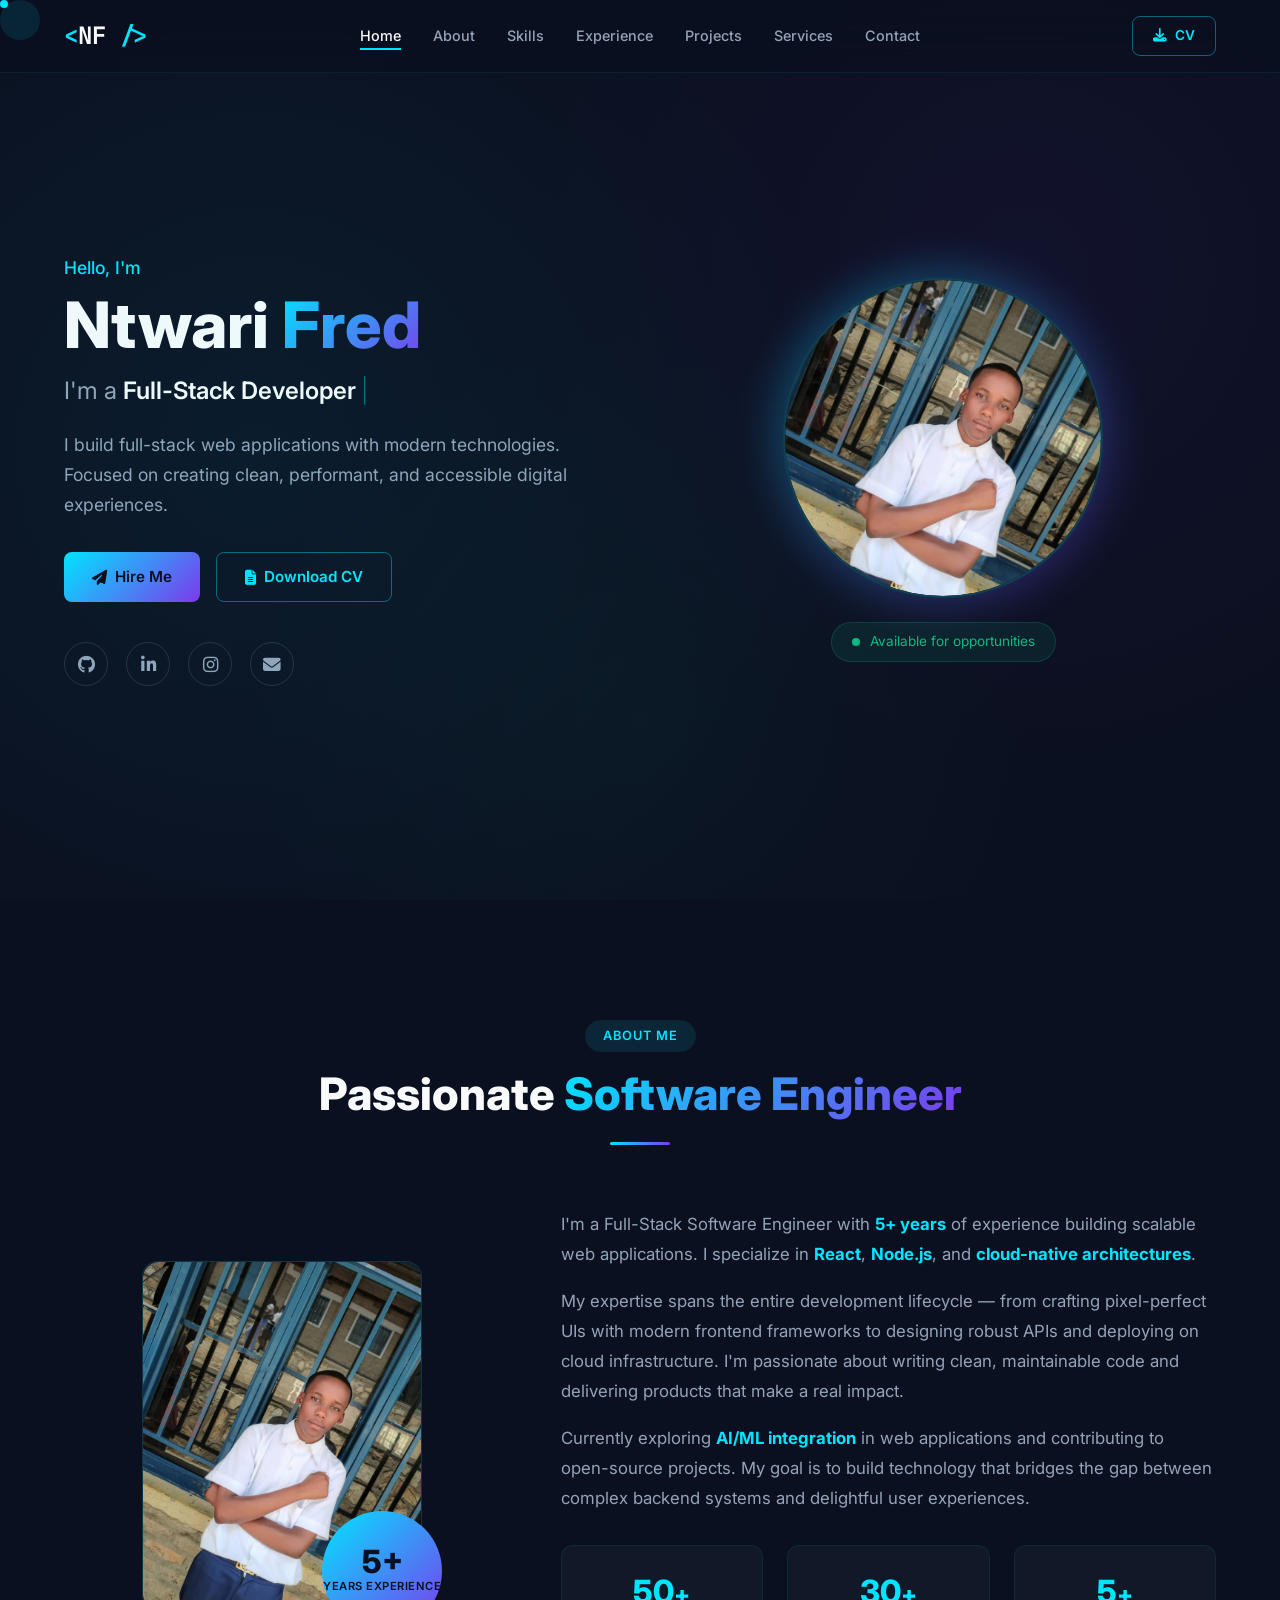
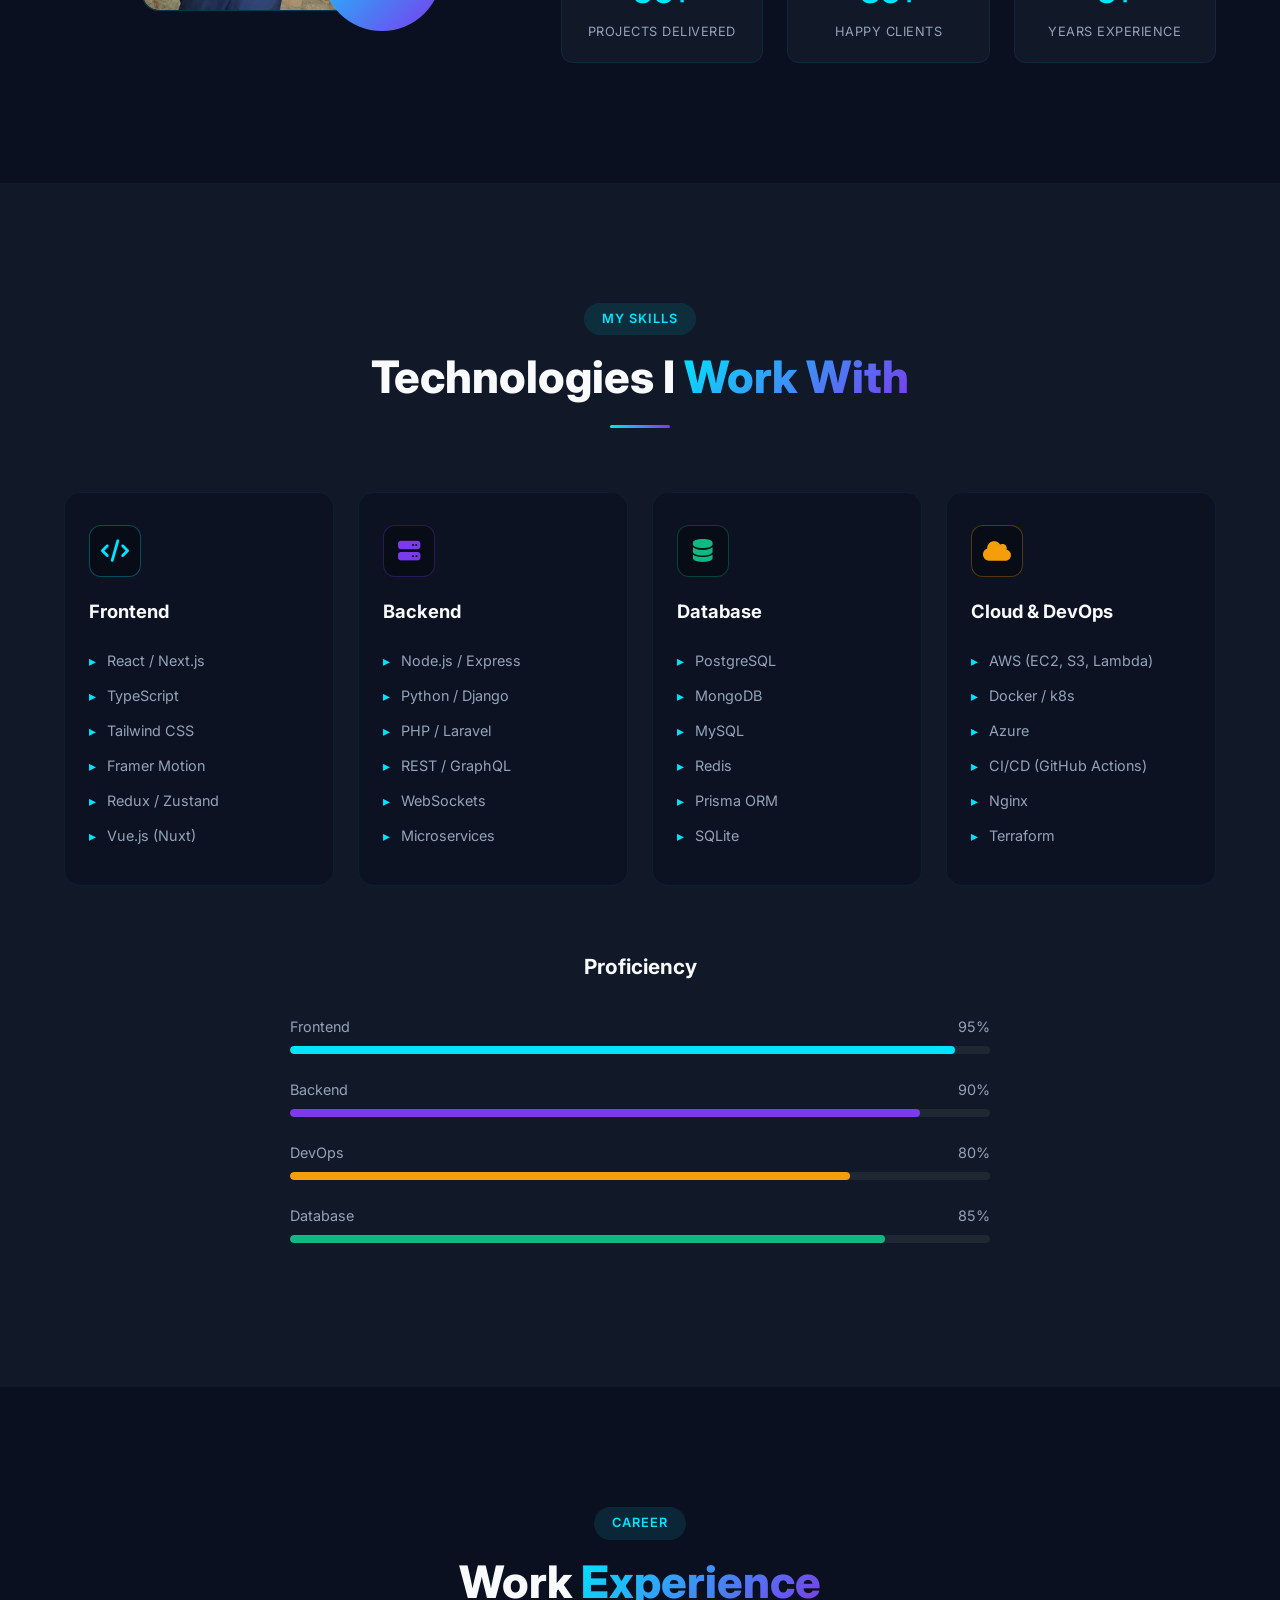
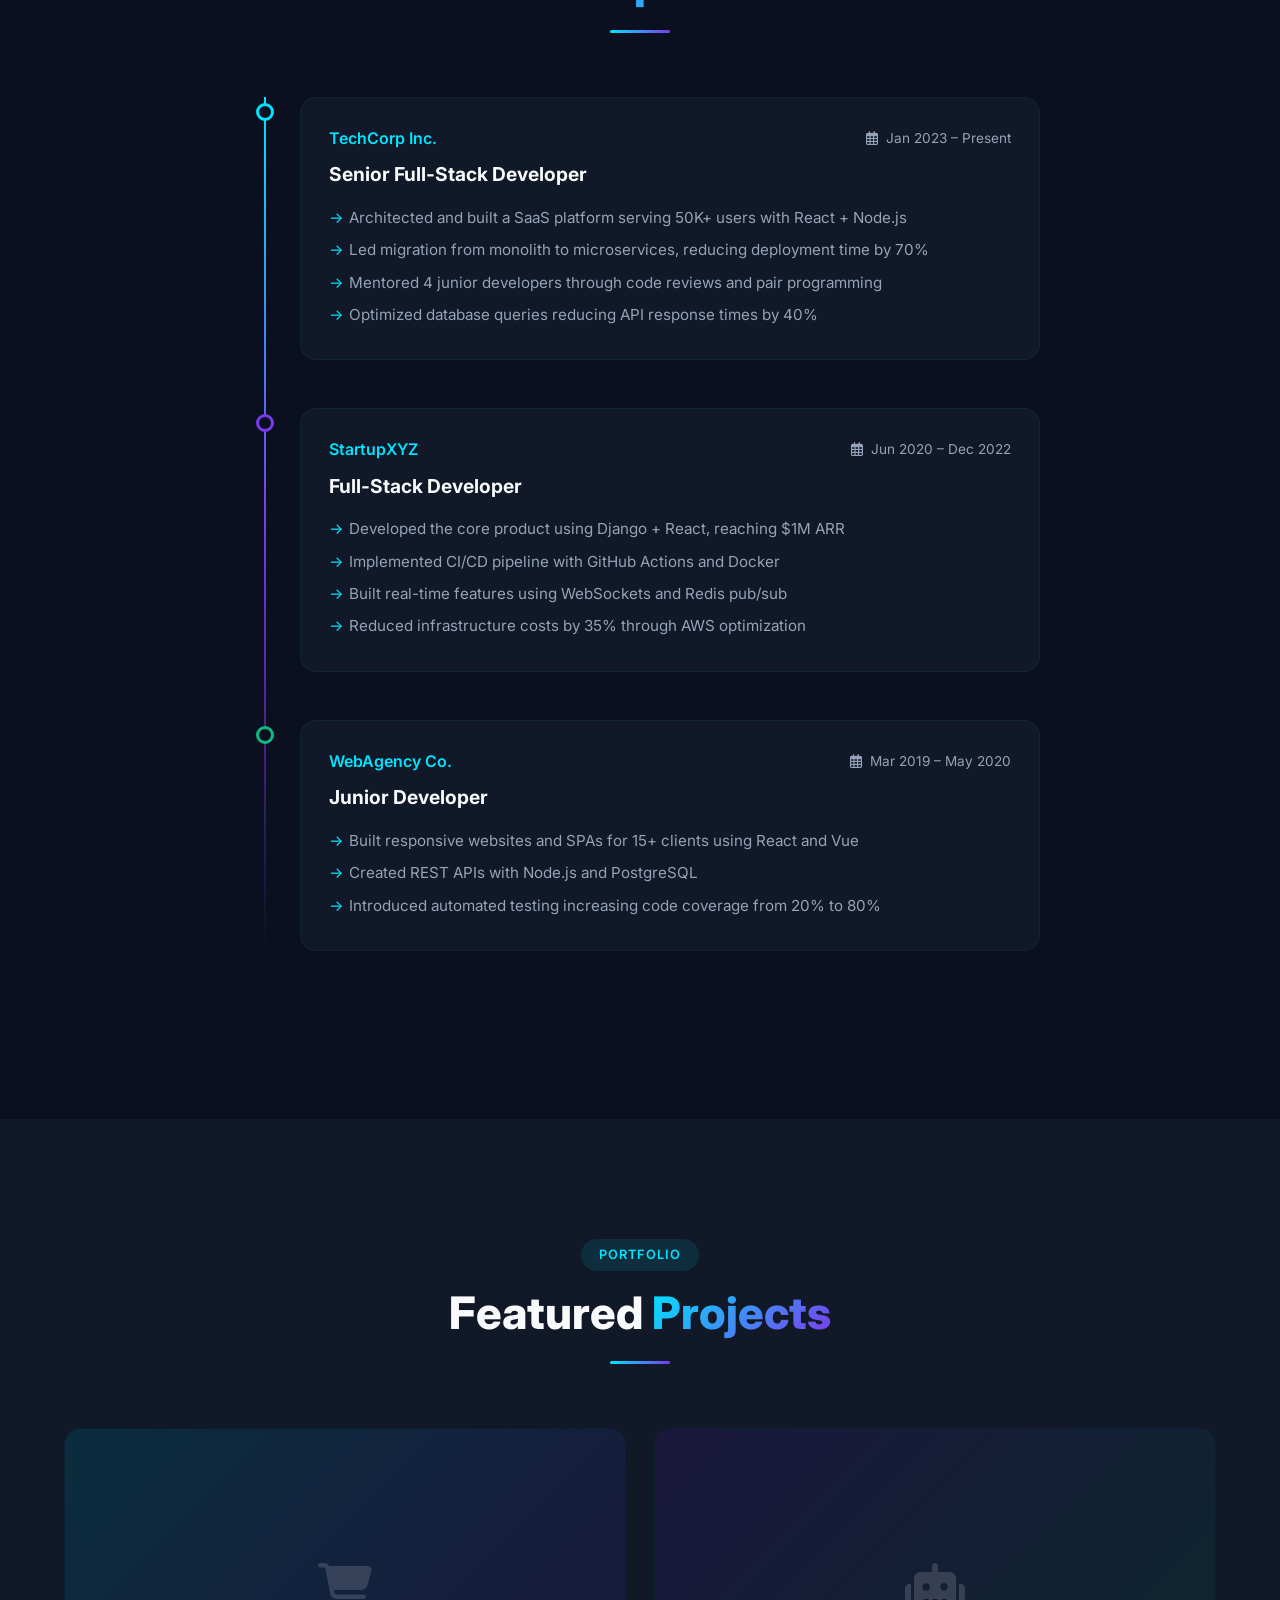
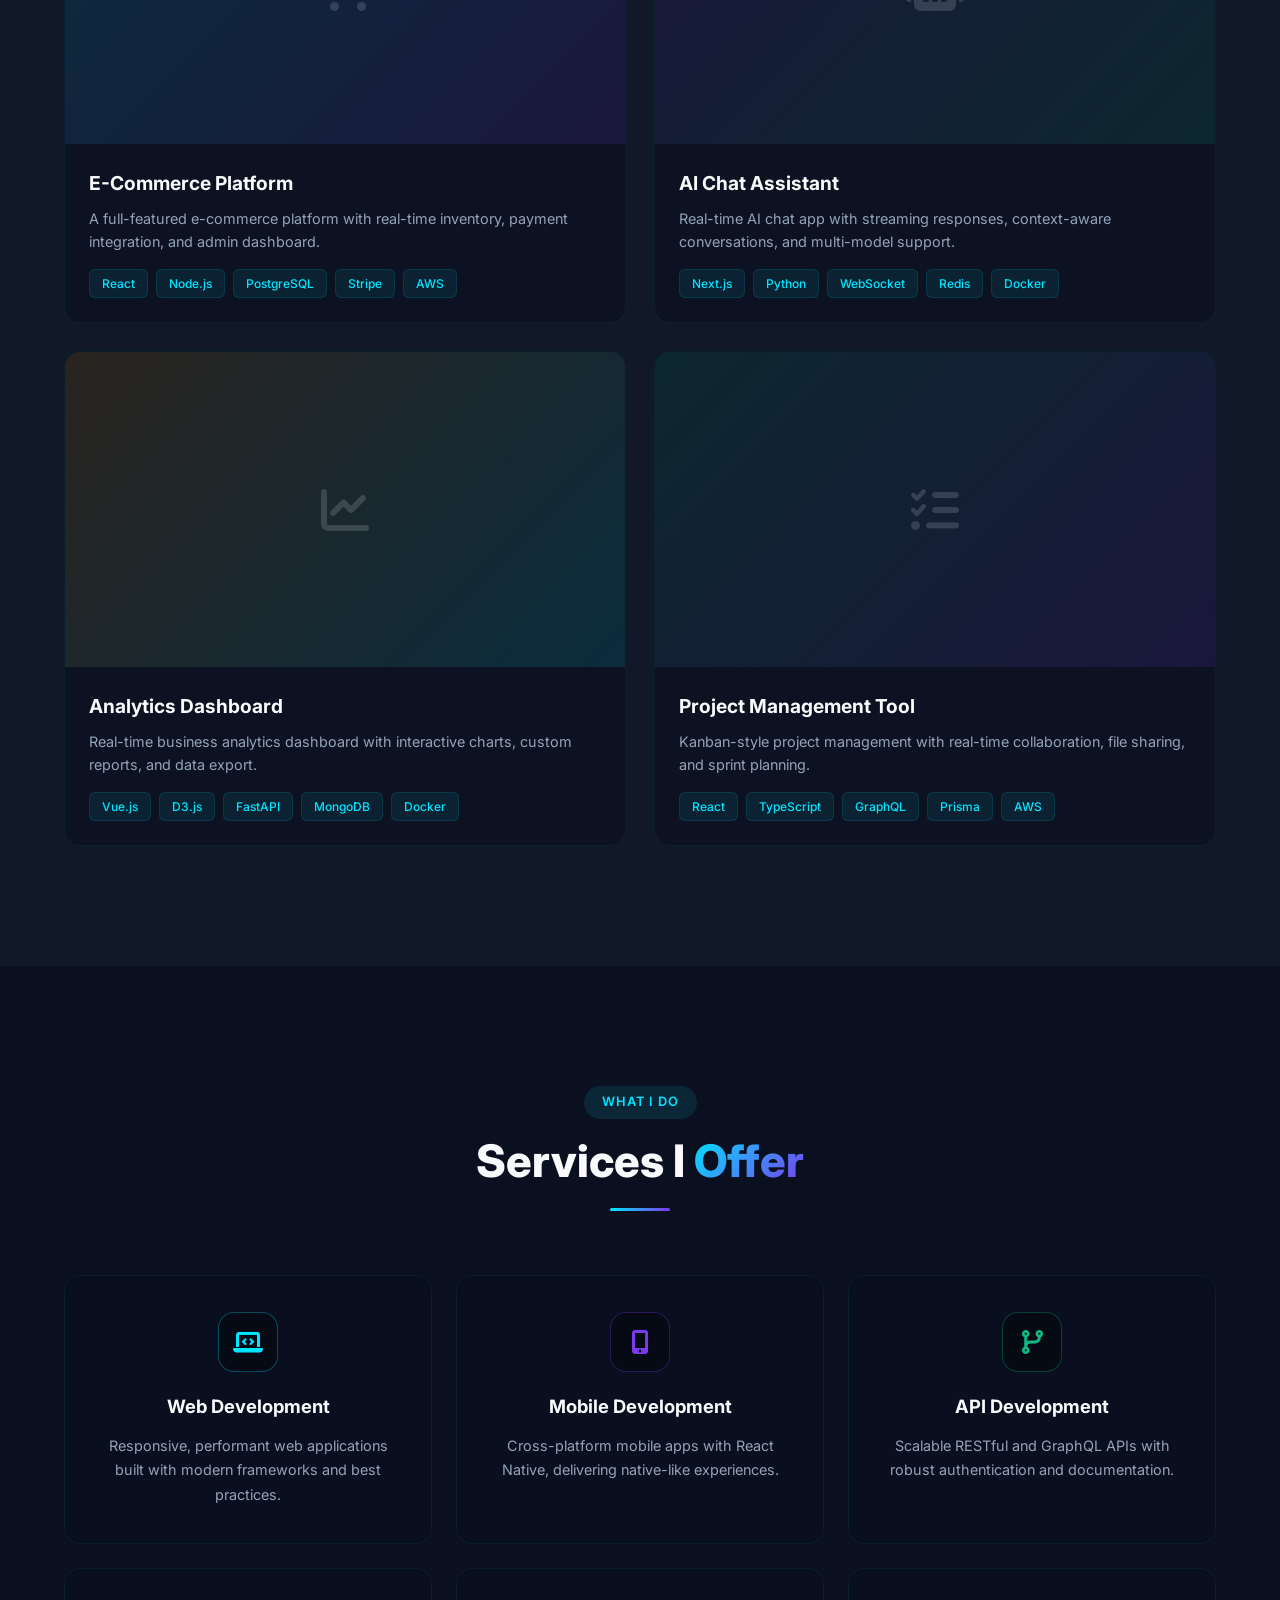
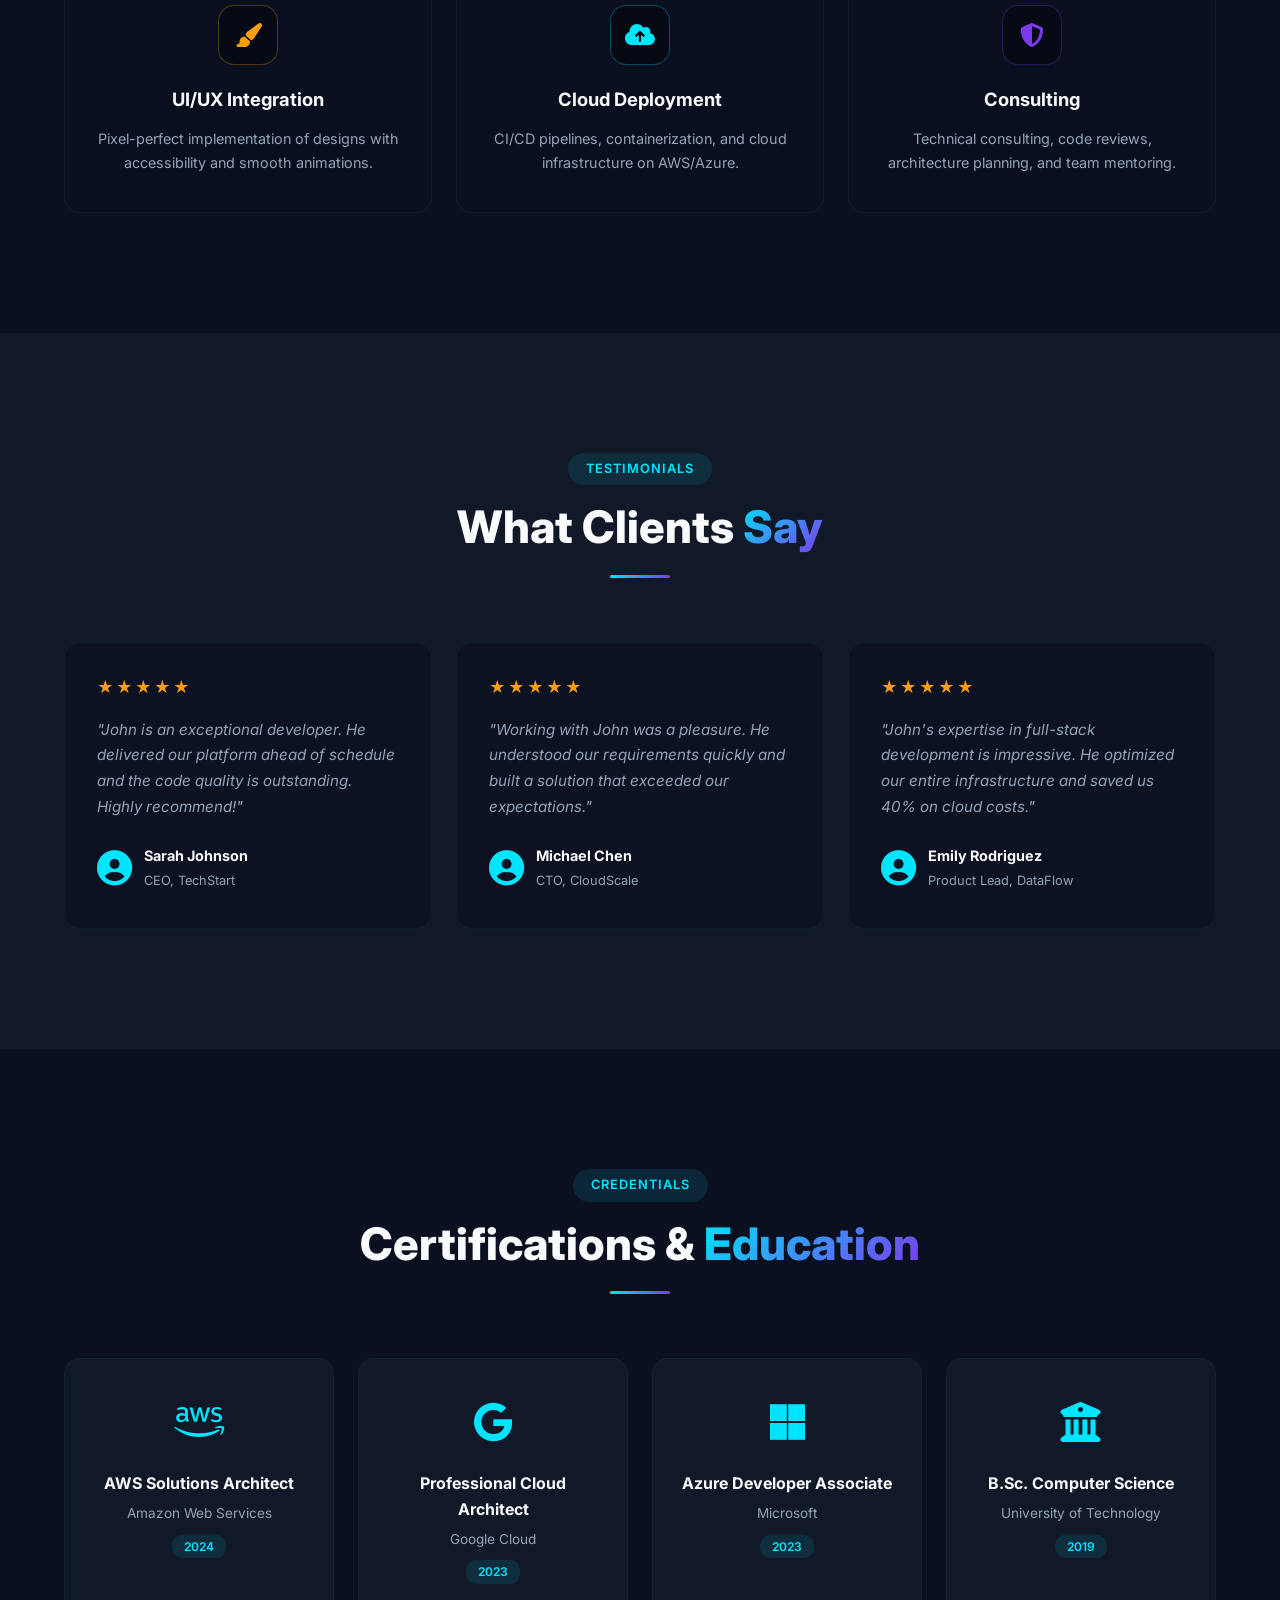
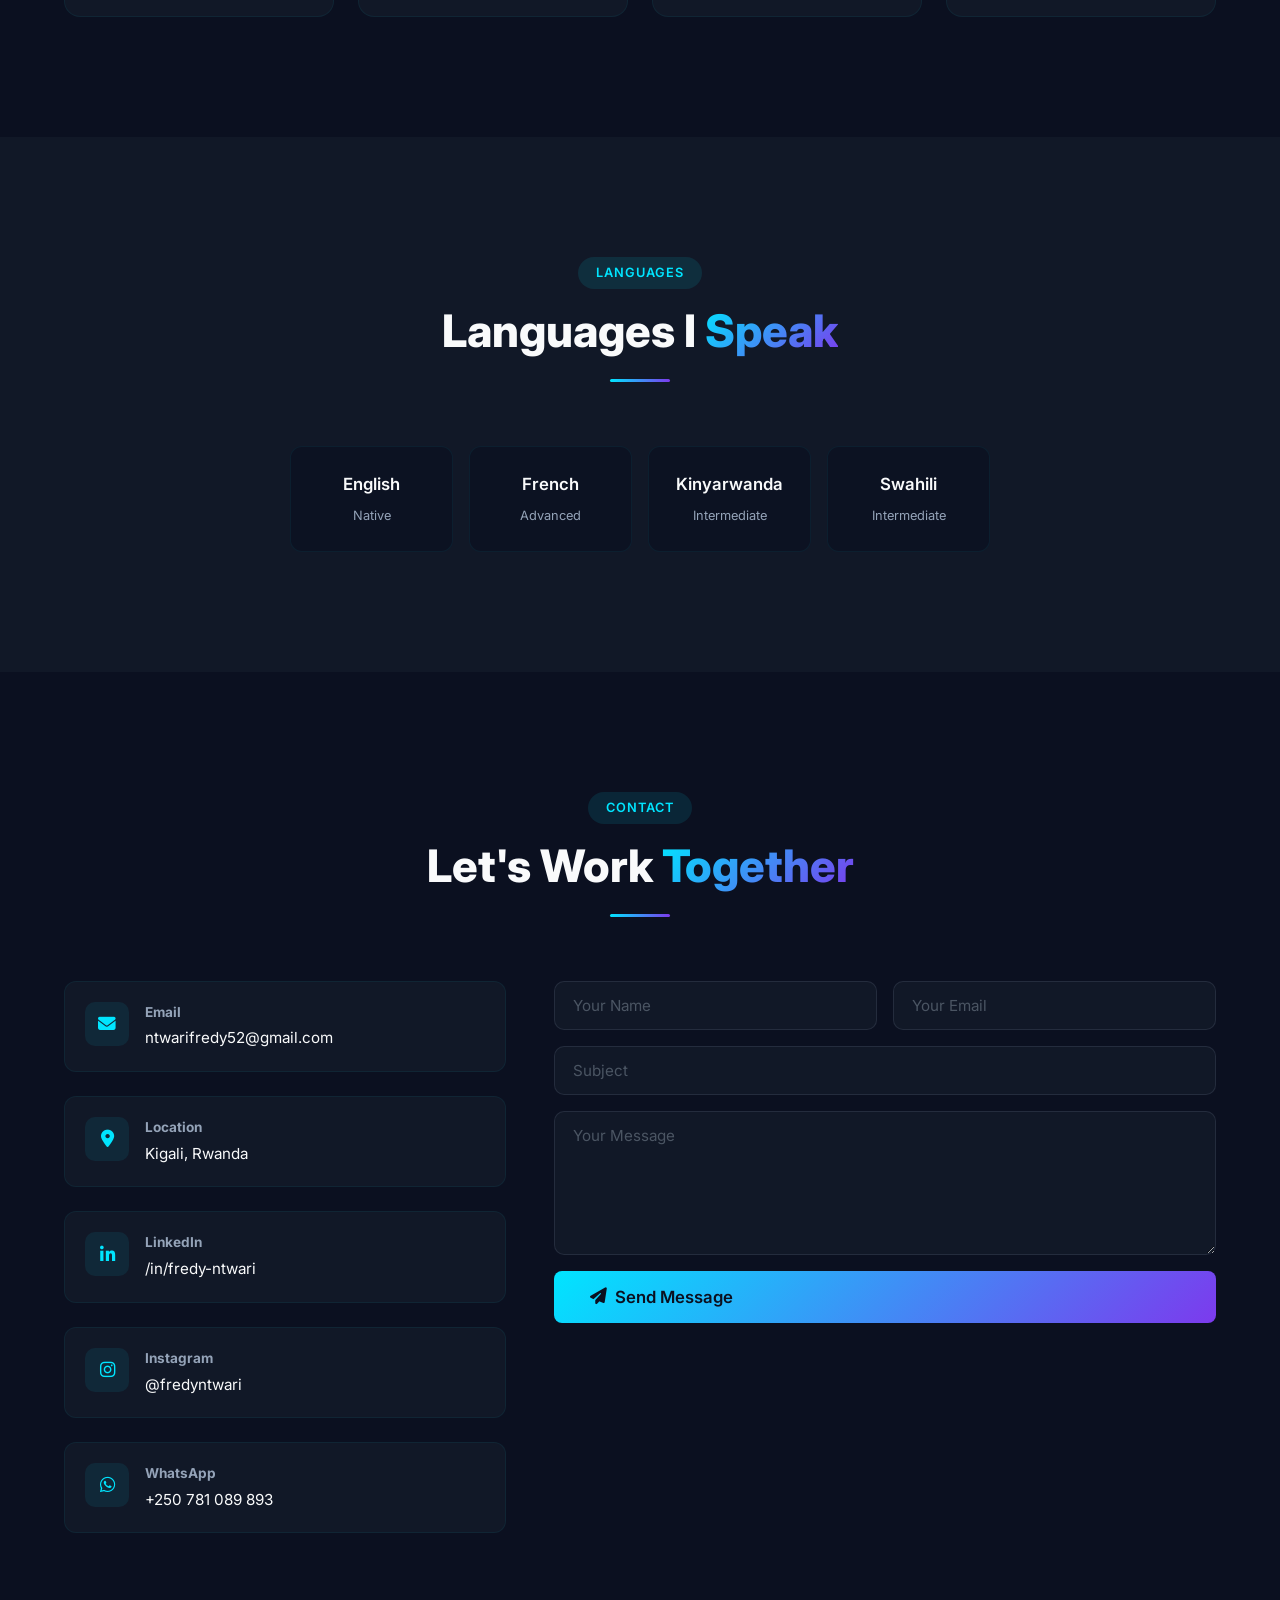
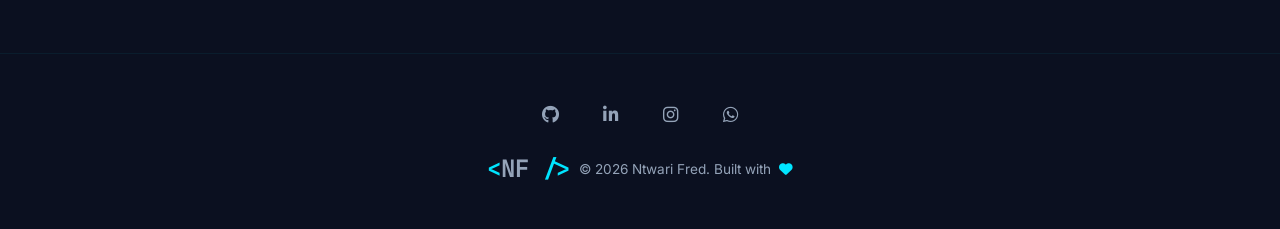
<file: index.html>
<!DOCTYPE html>
<html lang="en">
<head>
  <meta charset="UTF-8" />
  <meta name="viewport" content="width=device-width, initial-scale=1.0" />
  <title>Ntwari Fred | Software Engineer</title>
  <meta name="description" content="Ntwari Fred — Full-Stack Software Engineer specializing in React, Node.js, and cloud-native applications." />
  <link rel="icon" type="image/svg+xml" href="favicon.svg" />
  <link rel="stylesheet" href="styles.css" />
  <link rel="preconnect" href="https://fonts.googleapis.com" />
  <link href="https://fonts.googleapis.com/css2?family=Inter:wght@400;500;600;700;800&family=JetBrains+Mono:wght@400;500&display=swap" rel="stylesheet" />
  <link rel="stylesheet" href="https://cdnjs.cloudflare.com/ajax/libs/font-awesome/6.5.0/css/all.min.css" />
</head>
<body>
  <div id="cursor"></div>
  <div id="cursor-blur"></div>

  <!-- ========== NAV ========== -->
  <nav class="navbar" id="navbar">
    <div class="container nav-container">
      <a href="#" class="logo"><span class="logo-accent">&lt;</span>NF<span class="logo-accent"> /&gt;</span></a>
      <ul class="nav-links" id="navLinks">
        <li><a href="#hero" class="nav-link active">Home</a></li>
        <li><a href="#about" class="nav-link">About</a></li>
        <li><a href="#skills" class="nav-link">Skills</a></li>
        <li><a href="#experience" class="nav-link">Experience</a></li>
        <li><a href="#projects" class="nav-link">Projects</a></li>
        <li><a href="#services" class="nav-link">Services</a></li>
        <li><a href="#contact" class="nav-link">Contact</a></li>
      </ul>
      <div class="nav-actions">
        <a href="resume.html" target="_blank" class="btn btn-sm btn-outline"><i class="fas fa-download"></i> CV</a>
        <button class="hamburger" id="hamburger" aria-label="Toggle navigation">
          <span></span><span></span><span></span>
        </button>
      </div>
    </div>
  </nav>

  <!-- ========== HERO ========== -->
  <section id="hero" class="hero">
    <div class="hero-bg"></div>
    <div class="container hero-container">
      <div class="hero-content">
        <p class="hero-greeting">Hello, I'm</p>
        <h1 class="hero-name">Ntwari <span class="gradient-text">Fred</span></h1>
        <div class="hero-title-wrapper">
          <span class="hero-title-prefix">I'm a </span>
          <span class="hero-typed" id="typedText"></span>
          <span class="hero-cursor">|</span>
        </div>
        <p class="hero-desc">
          I build full-stack web applications with modern technologies. Focused on creating clean, performant, and accessible digital experiences.
        </p>
        <div class="hero-buttons">
          <a href="#contact" class="btn btn-primary"><i class="fas fa-paper-plane"></i> Hire Me</a>
          <a href="resume.html" target="_blank" class="btn btn-outline"><i class="fas fa-file-alt"></i> Download CV</a>
        </div>
        <div class="hero-socials">
          <a href="https://github.com/ntwarifredy" target="_blank" aria-label="GitHub"><i class="fab fa-github"></i></a>
          <a href="https://www.linkedin.com/in/fredy-ntwari-894610332/" target="_blank" aria-label="LinkedIn"><i class="fab fa-linkedin-in"></i></a>
          <a href="https://www.instagram.com/fredyntwari/" target="_blank" aria-label="Instagram"><i class="fab fa-instagram"></i></a>
          <a href="mailto:ntwarifredy52@gmail.com" aria-label="Email"><i class="fas fa-envelope"></i></a>
        </div>
      </div>
      <div class="hero-visual">
        <div class="hero-img-wrapper">
          <div class="hero-img-placeholder">
            <img src="WhatsApp Image 2026-02-08 at 1.25.32 PM.jpeg" alt="Ntwari Fred" class="profile-img" />
          </div>
        </div>
        <div class="hero-status">
          <span class="status-dot"></span>
          <span>Available for opportunities</span>
        </div>
      </div>
    </div>
  </section>

  <!-- ========== ABOUT ========== -->
  <section id="about" class="section">
    <div class="container">
      <div class="section-header">
        <span class="section-tag">About Me</span>
        <h2 class="section-title">Passionate <span class="gradient-text">Software Engineer</span></h2>
        <div class="section-divider"></div>
      </div>
      <div class="about-grid">
        <div class="about-image">
          <div class="about-img-placeholder">
            <img src="WhatsApp Image 2026-02-08 at 1.25.32 PM.jpeg" alt="Ntwari Fred" class="profile-img" />
          </div>
          <div class="about-exp-badge">
            <span class="exp-number">5+</span>
            <span class="exp-label">Years Experience</span>
          </div>
        </div>
        <div class="about-content">
          <p class="about-text">
            I'm a Full-Stack Software Engineer with <strong>5+ years</strong> of experience building scalable web applications. 
            I specialize in <strong>React</strong>, <strong>Node.js</strong>, and <strong>cloud-native architectures</strong>.
          </p>
          <p class="about-text">
            My expertise spans the entire development lifecycle — from crafting pixel-perfect UIs with modern frontend frameworks 
            to designing robust APIs and deploying on cloud infrastructure. I'm passionate about writing clean, maintainable code 
            and delivering products that make a real impact.
          </p>
          <p class="about-text">
            Currently exploring <strong>AI/ML integration</strong> in web applications and contributing to open-source projects. 
            My goal is to build technology that bridges the gap between complex backend systems and delightful user experiences.
          </p>
          <div class="about-stats">
            <div class="stat-item">
              <span class="stat-number" data-target="50">0</span><span class="stat-plus">+</span>
              <span class="stat-label">Projects Delivered</span>
            </div>
            <div class="stat-item">
              <span class="stat-number" data-target="30">0</span><span class="stat-plus">+</span>
              <span class="stat-label">Happy Clients</span>
            </div>
            <div class="stat-item">
              <span class="stat-number" data-target="5">0</span><span class="stat-plus">+</span>
              <span class="stat-label">Years Experience</span>
            </div>
          </div>
        </div>
      </div>
    </div>
  </section>

  <!-- ========== SKILLS ========== -->
  <section id="skills" class="section section-dark">
    <div class="container">
      <div class="section-header">
        <span class="section-tag">My Skills</span>
        <h2 class="section-title">Technologies I <span class="gradient-text">Work With</span></h2>
        <div class="section-divider"></div>
      </div>
      <div class="skills-grid">
        <div class="skill-category" data-aos>
          <div class="skill-icon-wrapper" style="--accent: #00E5FF">
            <i class="fas fa-code"></i>
          </div>
          <h3 class="skill-category-title">Frontend</h3>
          <ul class="skill-list">
            <li>React / Next.js</li>
            <li>TypeScript</li>
            <li>Tailwind CSS</li>
            <li>Framer Motion</li>
            <li>Redux / Zustand</li>
            <li>Vue.js (Nuxt)</li>
          </ul>
        </div>
        <div class="skill-category" data-aos>
          <div class="skill-icon-wrapper" style="--accent: #7C3AED">
            <i class="fas fa-server"></i>
          </div>
          <h3 class="skill-category-title">Backend</h3>
          <ul class="skill-list">
            <li>Node.js / Express</li>
            <li>Python / Django</li>
            <li>PHP / Laravel</li>
            <li>REST / GraphQL</li>
            <li>WebSockets</li>
            <li>Microservices</li>
          </ul>
        </div>
        <div class="skill-category" data-aos>
          <div class="skill-icon-wrapper" style="--accent: #10B981">
            <i class="fas fa-database"></i>
          </div>
          <h3 class="skill-category-title">Database</h3>
          <ul class="skill-list">
            <li>PostgreSQL</li>
            <li>MongoDB</li>
            <li>MySQL</li>
            <li>Redis</li>
            <li>Prisma ORM</li>
            <li>SQLite</li>
          </ul>
        </div>
        <div class="skill-category" data-aos>
          <div class="skill-icon-wrapper" style="--accent: #F59E0B">
            <i class="fas fa-cloud"></i>
          </div>
          <h3 class="skill-category-title">Cloud & DevOps</h3>
          <ul class="skill-list">
            <li>AWS (EC2, S3, Lambda)</li>
            <li>Docker / k8s</li>
            <li>Azure</li>
            <li>CI/CD (GitHub Actions)</li>
            <li>Nginx</li>
            <li>Terraform</li>
          </ul>
        </div>
      </div>
      <div class="skills-bars">
        <h3 class="skills-bars-title">Proficiency</h3>
        <div class="skill-bar-item">
          <div class="skill-bar-header">
            <span>Frontend</span><span>95%</span>
          </div>
          <div class="skill-bar-track">
            <div class="skill-bar-fill" data-width="95" style="--bar-color: #00E5FF"></div>
          </div>
        </div>
        <div class="skill-bar-item">
          <div class="skill-bar-header">
            <span>Backend</span><span>90%</span>
          </div>
          <div class="skill-bar-track">
            <div class="skill-bar-fill" data-width="90" style="--bar-color: #7C3AED"></div>
          </div>
        </div>
        <div class="skill-bar-item">
          <div class="skill-bar-header">
            <span>DevOps</span><span>80%</span>
          </div>
          <div class="skill-bar-track">
            <div class="skill-bar-fill" data-width="80" style="--bar-color: #F59E0B"></div>
          </div>
        </div>
        <div class="skill-bar-item">
          <div class="skill-bar-header">
            <span>Database</span><span>85%</span>
          </div>
          <div class="skill-bar-track">
            <div class="skill-bar-fill" data-width="85" style="--bar-color: #10B981"></div>
          </div>
        </div>
      </div>
    </div>
  </section>

  <!-- ========== EXPERIENCE ========== -->
  <section id="experience" class="section">
    <div class="container">
      <div class="section-header">
        <span class="section-tag">Career</span>
        <h2 class="section-title">Work <span class="gradient-text">Experience</span></h2>
        <div class="section-divider"></div>
      </div>
      <div class="timeline">
        <div class="timeline-item" data-aos>
          <div class="timeline-dot"></div>
          <div class="timeline-content">
            <div class="timeline-meta">
              <span class="timeline-company">TechCorp Inc.</span>
              <span class="timeline-period"><i class="far fa-calendar-alt"></i> Jan 2023 – Present</span>
            </div>
            <h3 class="timeline-role">Senior Full-Stack Developer</h3>
            <ul class="timeline-desc">
              <li>Architected and built a SaaS platform serving 50K+ users with React + Node.js</li>
              <li>Led migration from monolith to microservices, reducing deployment time by 70%</li>
              <li>Mentored 4 junior developers through code reviews and pair programming</li>
              <li>Optimized database queries reducing API response times by 40%</li>
            </ul>
          </div>
        </div>
        <div class="timeline-item" data-aos>
          <div class="timeline-dot"></div>
          <div class="timeline-content">
            <div class="timeline-meta">
              <span class="timeline-company">StartupXYZ</span>
              <span class="timeline-period"><i class="far fa-calendar-alt"></i> Jun 2020 – Dec 2022</span>
            </div>
            <h3 class="timeline-role">Full-Stack Developer</h3>
            <ul class="timeline-desc">
              <li>Developed the core product using Django + React, reaching $1M ARR</li>
              <li>Implemented CI/CD pipeline with GitHub Actions and Docker</li>
              <li>Built real-time features using WebSockets and Redis pub/sub</li>
              <li>Reduced infrastructure costs by 35% through AWS optimization</li>
            </ul>
          </div>
        </div>
        <div class="timeline-item" data-aos>
          <div class="timeline-dot"></div>
          <div class="timeline-content">
            <div class="timeline-meta">
              <span class="timeline-company">WebAgency Co.</span>
              <span class="timeline-period"><i class="far fa-calendar-alt"></i> Mar 2019 – May 2020</span>
            </div>
            <h3 class="timeline-role">Junior Developer</h3>
            <ul class="timeline-desc">
              <li>Built responsive websites and SPAs for 15+ clients using React and Vue</li>
              <li>Created REST APIs with Node.js and PostgreSQL</li>
              <li>Introduced automated testing increasing code coverage from 20% to 80%</li>
            </ul>
          </div>
        </div>
      </div>
    </div>
  </section>

  <!-- ========== PROJECTS ========== -->
  <section id="projects" class="section section-dark">
    <div class="container">
      <div class="section-header">
        <span class="section-tag">Portfolio</span>
        <h2 class="section-title">Featured <span class="gradient-text">Projects</span></h2>
        <div class="section-divider"></div>
      </div>
      <div class="projects-grid">
        <div class="project-card" data-aos>
          <div class="project-image">
            <div class="project-img-placeholder" style="background: linear-gradient(135deg, #00E5FF20, #7C3AED20)">
              <i class="fas fa-shopping-cart"></i>
            </div>
            <div class="project-overlay">
              <a href="#" target="_blank" class="project-link"><i class="fab fa-github"></i></a>
              <a href="#" target="_blank" class="project-link"><i class="fas fa-external-link-alt"></i></a>
            </div>
          </div>
          <div class="project-info">
            <h3 class="project-title">E-Commerce Platform</h3>
            <p class="project-desc">A full-featured e-commerce platform with real-time inventory, payment integration, and admin dashboard.</p>
            <div class="project-techs">
              <span>React</span><span>Node.js</span><span>PostgreSQL</span><span>Stripe</span><span>AWS</span>
            </div>
          </div>
        </div>
        <div class="project-card" data-aos>
          <div class="project-image">
            <div class="project-img-placeholder" style="background: linear-gradient(135deg, #7C3AED20, #10B98120)">
              <i class="fas fa-robot"></i>
            </div>
            <div class="project-overlay">
              <a href="#" target="_blank" class="project-link"><i class="fab fa-github"></i></a>
              <a href="#" target="_blank" class="project-link"><i class="fas fa-external-link-alt"></i></a>
            </div>
          </div>
          <div class="project-info">
            <h3 class="project-title">AI Chat Assistant</h3>
            <p class="project-desc">Real-time AI chat app with streaming responses, context-aware conversations, and multi-model support.</p>
            <div class="project-techs">
              <span>Next.js</span><span>Python</span><span>WebSocket</span><span>Redis</span><span>Docker</span>
            </div>
          </div>
        </div>
        <div class="project-card" data-aos>
          <div class="project-image">
            <div class="project-img-placeholder" style="background: linear-gradient(135deg, #F59E0B20, #00E5FF20)">
              <i class="fas fa-chart-line"></i>
            </div>
            <div class="project-overlay">
              <a href="#" target="_blank" class="project-link"><i class="fab fa-github"></i></a>
              <a href="#" target="_blank" class="project-link"><i class="fas fa-external-link-alt"></i></a>
            </div>
          </div>
          <div class="project-info">
            <h3 class="project-title">Analytics Dashboard</h3>
            <p class="project-desc">Real-time business analytics dashboard with interactive charts, custom reports, and data export.</p>
            <div class="project-techs">
              <span>Vue.js</span><span>D3.js</span><span>FastAPI</span><span>MongoDB</span><span>Docker</span>
            </div>
          </div>
        </div>
        <div class="project-card" data-aos>
          <div class="project-image">
            <div class="project-img-placeholder" style="background: linear-gradient(135deg, #10B98120, #7C3AED20)">
              <i class="fas fa-tasks"></i>
            </div>
            <div class="project-overlay">
              <a href="#" target="_blank" class="project-link"><i class="fab fa-github"></i></a>
              <a href="#" target="_blank" class="project-link"><i class="fas fa-external-link-alt"></i></a>
            </div>
          </div>
          <div class="project-info">
            <h3 class="project-title">Project Management Tool</h3>
            <p class="project-desc">Kanban-style project management with real-time collaboration, file sharing, and sprint planning.</p>
            <div class="project-techs">
              <span>React</span><span>TypeScript</span><span>GraphQL</span><span>Prisma</span><span>AWS</span>
            </div>
          </div>
        </div>
      </div>
    </div>
  </section>

  <!-- ========== SERVICES ========== -->
  <section id="services" class="section">
    <div class="container">
      <div class="section-header">
        <span class="section-tag">What I Do</span>
        <h2 class="section-title">Services I <span class="gradient-text">Offer</span></h2>
        <div class="section-divider"></div>
      </div>
      <div class="services-grid">
        <div class="service-card" data-aos>
          <div class="service-icon" style="--accent: #00E5FF"><i class="fas fa-laptop-code"></i></div>
          <h3 class="service-title">Web Development</h3>
          <p class="service-desc">Responsive, performant web applications built with modern frameworks and best practices.</p>
        </div>
        <div class="service-card" data-aos>
          <div class="service-icon" style="--accent: #7C3AED"><i class="fas fa-mobile-alt"></i></div>
          <h3 class="service-title">Mobile Development</h3>
          <p class="service-desc">Cross-platform mobile apps with React Native, delivering native-like experiences.</p>
        </div>
        <div class="service-card" data-aos>
          <div class="service-icon" style="--accent: #10B981"><i class="fas fa-code-branch"></i></div>
          <h3 class="service-title">API Development</h3>
          <p class="service-desc">Scalable RESTful and GraphQL APIs with robust authentication and documentation.</p>
        </div>
        <div class="service-card" data-aos>
          <div class="service-icon" style="--accent: #F59E0B"><i class="fas fa-paint-brush"></i></div>
          <h3 class="service-title">UI/UX Integration</h3>
          <p class="service-desc">Pixel-perfect implementation of designs with accessibility and smooth animations.</p>
        </div>
        <div class="service-card" data-aos>
          <div class="service-icon" style="--accent: #00E5FF"><i class="fas fa-cloud-upload-alt"></i></div>
          <h3 class="service-title">Cloud Deployment</h3>
          <p class="service-desc">CI/CD pipelines, containerization, and cloud infrastructure on AWS/Azure.</p>
        </div>
        <div class="service-card" data-aos>
          <div class="service-icon" style="--accent: #7C3AED"><i class="fas fa-shield-alt"></i></div>
          <h3 class="service-title">Consulting</h3>
          <p class="service-desc">Technical consulting, code reviews, architecture planning, and team mentoring.</p>
        </div>
      </div>
    </div>
  </section>

  <!-- ========== TESTIMONIALS ========== -->
  <section id="testimonials" class="section section-dark">
    <div class="container">
      <div class="section-header">
        <span class="section-tag">Testimonials</span>
        <h2 class="section-title">What Clients <span class="gradient-text">Say</span></h2>
        <div class="section-divider"></div>
      </div>
      <div class="testimonials-grid">
        <div class="testimonial-card" data-aos>
          <div class="testimonial-stars">★★★★★</div>
          <p class="testimonial-text">"John is an exceptional developer. He delivered our platform ahead of schedule and the code quality is outstanding. Highly recommend!"</p>
          <div class="testimonial-author">
            <div class="testimonial-avatar"><i class="fas fa-user-circle"></i></div>
            <div>
              <strong>Sarah Johnson</strong>
              <span>CEO, TechStart</span>
            </div>
          </div>
        </div>
        <div class="testimonial-card" data-aos>
          <div class="testimonial-stars">★★★★★</div>
          <p class="testimonial-text">"Working with John was a pleasure. He understood our requirements quickly and built a solution that exceeded our expectations."</p>
          <div class="testimonial-author">
            <div class="testimonial-avatar"><i class="fas fa-user-circle"></i></div>
            <div>
              <strong>Michael Chen</strong>
              <span>CTO, CloudScale</span>
            </div>
          </div>
        </div>
        <div class="testimonial-card" data-aos>
          <div class="testimonial-stars">★★★★★</div>
          <p class="testimonial-text">"John's expertise in full-stack development is impressive. He optimized our entire infrastructure and saved us 40% on cloud costs."</p>
          <div class="testimonial-author">
            <div class="testimonial-avatar"><i class="fas fa-user-circle"></i></div>
            <div>
              <strong>Emily Rodriguez</strong>
              <span>Product Lead, DataFlow</span>
            </div>
          </div>
        </div>
      </div>
    </div>
  </section>

  <!-- ========== CERTIFICATIONS ========== -->
  <section id="certifications" class="section">
    <div class="container">
      <div class="section-header">
        <span class="section-tag">Credentials</span>
        <h2 class="section-title">Certifications & <span class="gradient-text">Education</span></h2>
        <div class="section-divider"></div>
      </div>
      <div class="certs-grid">
        <div class="cert-card" data-aos>
          <div class="cert-icon"><i class="fab fa-aws"></i></div>
          <h3 class="cert-title">AWS Solutions Architect</h3>
          <p class="cert-org">Amazon Web Services</p>
          <span class="cert-year">2024</span>
        </div>
        <div class="cert-card" data-aos>
          <div class="cert-icon"><i class="fab fa-google"></i></div>
          <h3 class="cert-title">Professional Cloud Architect</h3>
          <p class="cert-org">Google Cloud</p>
          <span class="cert-year">2023</span>
        </div>
        <div class="cert-card" data-aos>
          <div class="cert-icon"><i class="fab fa-microsoft"></i></div>
          <h3 class="cert-title">Azure Developer Associate</h3>
          <p class="cert-org">Microsoft</p>
          <span class="cert-year">2023</span>
        </div>
        <div class="cert-card" data-aos>
          <div class="cert-icon"><i class="fas fa-university"></i></div>
          <h3 class="cert-title">B.Sc. Computer Science</h3>
          <p class="cert-org">University of Technology</p>
          <span class="cert-year">2019</span>
        </div>
      </div>
    </div>
  </section>

  <!-- ========== LANGUAGES ========== -->
  <section class="section section-dark">
    <div class="container">
      <div class="section-header">
        <span class="section-tag">Languages</span>
        <h2 class="section-title">Languages I <span class="gradient-text">Speak</span></h2>
        <div class="section-divider"></div>
      </div>
      <div class="langs-grid">
        <div class="lang-item" data-aos><span>English</span><span class="lang-level">Native</span></div>
        <div class="lang-item" data-aos><span>French</span><span class="lang-level">Advanced</span></div>
        <div class="lang-item" data-aos><span>Kinyarwanda</span><span class="lang-level">Intermediate</span></div>
        <div class="lang-item" data-aos><span>Swahili</span><span class="lang-level">Intermediate</span></div>
      </div>
    </div>
  </section>

  <!-- ========== CONTACT ========== -->
  <section id="contact" class="section">
    <div class="container">
      <div class="section-header">
        <span class="section-tag">Contact</span>
        <h2 class="section-title">Let's Work <span class="gradient-text">Together</span></h2>
        <div class="section-divider"></div>
      </div>
      <div class="contact-grid">
        <div class="contact-info">
          <div class="contact-item">
            <div class="contact-icon"><i class="fas fa-envelope"></i></div>
            <div>
              <h4>Email</h4>
              <a href="mailto:ntwarifredy52@gmail.com">ntwarifredy52@gmail.com</a>
            </div>
          </div>
          <div class="contact-item">
            <div class="contact-icon"><i class="fas fa-map-marker-alt"></i></div>
            <div>
              <h4>Location</h4>
              <span>Kigali, Rwanda</span>
            </div>
          </div>
          <div class="contact-item">
            <div class="contact-icon"><i class="fab fa-linkedin-in"></i></div>
            <div>
              <h4>LinkedIn</h4>
              <a href="https://www.linkedin.com/in/fredy-ntwari-894610332/" target="_blank">/in/fredy-ntwari</a>
            </div>
          </div>
          <div class="contact-item">
            <div class="contact-icon"><i class="fab fa-instagram"></i></div>
            <div>
              <h4>Instagram</h4>
              <a href="https://www.instagram.com/fredyntwari/" target="_blank">@fredyntwari</a>
            </div>
          </div>
          <div class="contact-item">
            <div class="contact-icon"><i class="fab fa-whatsapp"></i></div>
            <div>
              <h4>WhatsApp</h4>
              <a href="https://wa.me/250781089893" target="_blank">+250 781 089 893</a>
            </div>
          </div>
        </div>
        <form class="contact-form" id="contactForm">
          <div class="form-row">
            <input type="text" placeholder="Your Name" required />
            <input type="email" placeholder="Your Email" required />
          </div>
          <input type="text" placeholder="Subject" required />
          <textarea rows="6" placeholder="Your Message" required></textarea>
          <button type="submit" class="btn btn-primary btn-lg">
            <i class="fas fa-paper-plane"></i> Send Message
          </button>
        </form>
      </div>
    </div>
  </section>

  <!-- ========== FOOTER ========== -->
  <footer class="footer">
    <div class="container footer-container">
      <div class="footer-socials">
        <a href="https://github.com/ntwarifredy" target="_blank" aria-label="GitHub"><i class="fab fa-github"></i></a>
        <a href="https://www.linkedin.com/in/fredy-ntwari-894610332/" target="_blank" aria-label="LinkedIn"><i class="fab fa-linkedin-in"></i></a>
        <a href="https://www.instagram.com/fredyntwari/" target="_blank" aria-label="Instagram"><i class="fab fa-instagram"></i></a>
        <a href="https://wa.me/250781089893" target="_blank" aria-label="WhatsApp"><i class="fab fa-whatsapp"></i></a>
      </div>
      <p class="footer-text">
        <span class="logo"><span class="logo-accent">&lt;</span>NF<span class="logo-accent"> /&gt;</span></span>
        &copy; 2026 Ntwari Fred. Built with <i class="fas fa-heart" style="color: #00E5FF"></i>
      </p>
    </div>
  </footer>

  <script src="script.js"></script>
</body>
</html>
</file>
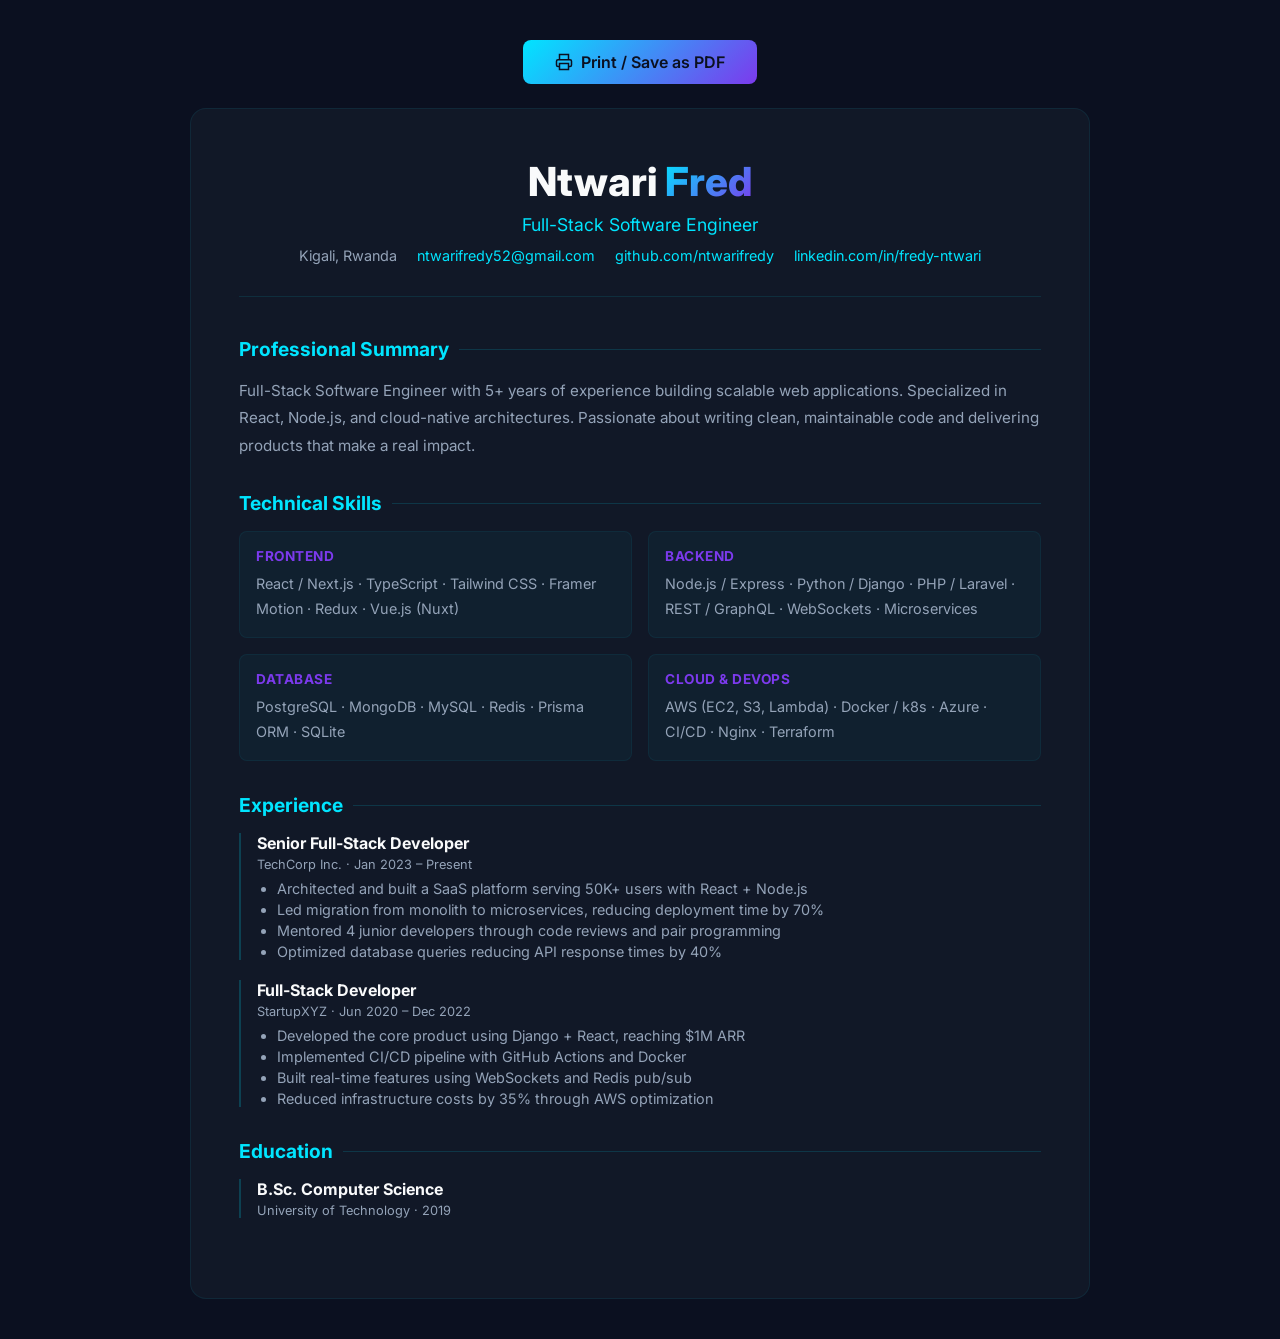
<file: resume.html>
<!DOCTYPE html>
<html lang="en">
<head>
  <meta charset="UTF-8" />
  <meta name="viewport" content="width=device-width, initial-scale=1.0" />
  <title>Ntwari Fred - Resume</title>
  <link rel="preconnect" href="https://fonts.googleapis.com" />
  <link href="https://fonts.googleapis.com/css2?family=Inter:wght@400;500;600;700;800&display=swap" rel="stylesheet" />
  <style>
    * { margin: 0; padding: 0; box-sizing: border-box; }
    body { font-family: 'Inter', sans-serif; background: #0B1020; color: #F9FAFB; padding: 40px 20px; }
    .container { max-width: 900px; margin: 0 auto; background: #111827; border-radius: 16px; padding: 48px; border: 1px solid rgba(0,229,255,0.08); }
    .header { text-align: center; margin-bottom: 40px; padding-bottom: 32px; border-bottom: 1px solid rgba(0,229,255,0.1); }
    .header h1 { font-size: 2.5rem; font-weight: 800; }
    .header h1 span { background: linear-gradient(135deg, #00E5FF, #7C3AED); -webkit-background-clip: text; -webkit-text-fill-color: transparent; background-clip: text; }
    .header .title { color: #00E5FF; font-size: 1.1rem; margin-top: 8px; }
    .header .contact-info { color: #94A3B8; font-size: 0.9rem; margin-top: 12px; display: flex; justify-content: center; gap: 20px; flex-wrap: wrap; }
    .header .contact-info a { color: #00E5FF; text-decoration: none; }
    .section { margin-bottom: 32px; }
    .section-title { font-size: 1.2rem; font-weight: 700; color: #00E5FF; margin-bottom: 16px; display: flex; align-items: center; gap: 10px; }
    .section-title::after { content: ''; flex: 1; height: 1px; background: rgba(0,229,255,0.15); }
    .grid-2 { display: grid; grid-template-columns: 1fr 1fr; gap: 16px; }
    .skill-group { background: rgba(0,229,255,0.04); border-radius: 8px; padding: 16px; border: 1px solid rgba(0,229,255,0.06); }
    .skill-group h4 { color: #7C3AED; font-size: 0.85rem; margin-bottom: 8px; text-transform: uppercase; letter-spacing: 0.5px; }
    .skill-group p { color: #94A3B8; font-size: 0.9rem; line-height: 1.7; }
    .exp-item { margin-bottom: 20px; padding-left: 16px; border-left: 2px solid rgba(0,229,255,0.2); }
    .exp-item h3 { font-size: 1rem; font-weight: 700; }
    .exp-item .meta { color: #94A3B8; font-size: 0.8rem; margin: 4px 0 8px; }
    .exp-item ul { padding-left: 20px; }
    .exp-item li { color: #94A3B8; font-size: 0.9rem; margin-bottom: 4px; }
    .print-btn { display: flex; justify-content: center; margin-bottom: 24px; }
    .print-btn button { padding: 12px 32px; background: linear-gradient(135deg, #00E5FF, #7C3AED); color: #0B1020; border: none; border-radius: 8px; font-family: 'Inter', sans-serif; font-size: 1rem; font-weight: 600; cursor: pointer; transition: transform 0.2s; display: flex; align-items: center; gap: 8px; }
    .print-btn button:hover { transform: translateY(-2px); }
    @media print { body { background: white; padding: 0; } .container { box-shadow: none; border: none; padding: 40px; background: white; } .print-btn { display: none; } .header h1, .header h1 span { color: #111827; -webkit-text-fill-color: #111827; } .header .title { color: #0B1020; } .section-title { color: #0B1020; } .skill-group { border-color: #e5e7eb; } .exp-item { border-left-color: #d1d5db; } .header .contact-info, .skill-group p, .exp-item .meta, .exp-item li { color: #4B5563; } .skill-group h4 { color: #7C3AED; } }
    @media (max-width: 600px) { .container { padding: 24px; } .grid-2 { grid-template-columns: 1fr; } .header h1 { font-size: 1.8rem; } }
  </style>
</head>
<body>
  <div class="print-btn">
    <button onclick="window.print()"><svg width="18" height="18" viewBox="0 0 24 24" fill="none" stroke="currentColor" stroke-width="2"><path d="M6 9V2h12v7"/><path d="M6 18H4a2 2 0 01-2-2v-5a2 2 0 012-2h16a2 2 0 012 2v5a2 2 0 01-2 2h-2"/><path d="M6 14h12v8H6z"/></svg> Print / Save as PDF</button>
  </div>
  <div class="container" id="resume">
    <div class="header">
      <h1>Ntwari <span>Fred</span></h1>
      <div class="title">Full-Stack Software Engineer</div>
      <div class="contact-info">
        <span>Kigali, Rwanda</span>
        <a href="mailto:ntwarifredy52@gmail.com">ntwarifredy52@gmail.com</a>
        <a href="https://github.com/ntwarifredy" target="_blank">github.com/ntwarifredy</a>
        <a href="https://www.linkedin.com/in/fredy-ntwari-894610332/" target="_blank">linkedin.com/in/fredy-ntwari</a>
      </div>
    </div>

    <div class="section">
      <div class="section-title">Professional Summary</div>
      <p style="color:#94A3B8; line-height:1.8; font-size:0.95rem;">
        Full-Stack Software Engineer with 5+ years of experience building scalable web applications.
        Specialized in React, Node.js, and cloud-native architectures. Passionate about writing clean,
        maintainable code and delivering products that make a real impact.
      </p>
    </div>

    <div class="section">
      <div class="section-title">Technical Skills</div>
      <div class="grid-2">
        <div class="skill-group">
          <h4>Frontend</h4>
          <p>React / Next.js · TypeScript · Tailwind CSS · Framer Motion · Redux · Vue.js (Nuxt)</p>
        </div>
        <div class="skill-group">
          <h4>Backend</h4>
          <p>Node.js / Express · Python / Django · PHP / Laravel · REST / GraphQL · WebSockets · Microservices</p>
        </div>
        <div class="skill-group">
          <h4>Database</h4>
          <p>PostgreSQL · MongoDB · MySQL · Redis · Prisma ORM · SQLite</p>
        </div>
        <div class="skill-group">
          <h4>Cloud & DevOps</h4>
          <p>AWS (EC2, S3, Lambda) · Docker / k8s · Azure · CI/CD · Nginx · Terraform</p>
        </div>
      </div>
    </div>

    <div class="section">
      <div class="section-title">Experience</div>
      <div class="exp-item">
        <h3>Senior Full-Stack Developer</h3>
        <div class="meta">TechCorp Inc. · Jan 2023 – Present</div>
        <ul>
          <li>Architected and built a SaaS platform serving 50K+ users with React + Node.js</li>
          <li>Led migration from monolith to microservices, reducing deployment time by 70%</li>
          <li>Mentored 4 junior developers through code reviews and pair programming</li>
          <li>Optimized database queries reducing API response times by 40%</li>
        </ul>
      </div>
      <div class="exp-item">
        <h3>Full-Stack Developer</h3>
        <div class="meta">StartupXYZ · Jun 2020 – Dec 2022</div>
        <ul>
          <li>Developed the core product using Django + React, reaching $1M ARR</li>
          <li>Implemented CI/CD pipeline with GitHub Actions and Docker</li>
          <li>Built real-time features using WebSockets and Redis pub/sub</li>
          <li>Reduced infrastructure costs by 35% through AWS optimization</li>
        </ul>
      </div>
    </div>

    <div class="section">
      <div class="section-title">Education</div>
      <div class="exp-item">
        <h3>B.Sc. Computer Science</h3>
        <div class="meta">University of Technology · 2019</div>
      </div>
    </div>
  </div>
</body>
</html>
</file>
<file: styles.css>
/* ===== RESET & BASE ===== */
*, *::before, *::after { box-sizing: border-box; margin: 0; padding: 0; }
html { scroll-behavior: smooth; scroll-padding-top: 80px; }
body {
  font-family: 'Inter', -apple-system, BlinkMacSystemFont, sans-serif;
  background: #0B1020;
  color: #F9FAFB;
  line-height: 1.6;
  overflow-x: hidden;
  cursor: none;
}
a { text-decoration: none; color: inherit; }
ul { list-style: none; }
img { max-width: 100%; display: block; }
strong { color: #00E5FF; }
::selection { background: #00E5FF; color: #0B1020; }
::-webkit-scrollbar { width: 6px; }
::-webkit-scrollbar-track { background: #0B1020; }
::-webkit-scrollbar-thumb { background: #00E5FF; border-radius: 3px; }

/* ===== CUSTOM CURSOR ===== */
#cursor {
  position: fixed; width: 8px; height: 8px;
  background: #00E5FF; border-radius: 50%;
  pointer-events: none; z-index: 9999;
  transition: transform 0.1s;
}
#cursor-blur {
  position: fixed; width: 40px; height: 40px;
  background: rgba(0, 229, 255, 0.1);
  border-radius: 50%; pointer-events: none; z-index: 9998;
  transition: all 0.15s ease;
  backdrop-filter: blur(2px);
}

/* ===== UTILITY ===== */
.container { max-width: 1200px; margin: 0 auto; padding: 0 24px; }
.gradient-text {
  background: linear-gradient(135deg, #00E5FF, #7C3AED);
  -webkit-background-clip: text;
  -webkit-text-fill-color: transparent;
  background-clip: text;
}

/* ===== NAVBAR ===== */
.navbar {
  position: fixed; top: 0; left: 0; width: 100%; z-index: 1000;
  background: rgba(11, 16, 32, 0.85);
  backdrop-filter: blur(20px);
  border-bottom: 1px solid rgba(0, 229, 255, 0.08);
  transition: all 0.3s ease;
}
.navbar.scrolled {
  background: rgba(11, 16, 32, 0.95);
  box-shadow: 0 4px 30px rgba(0, 0, 0, 0.3);
}
.nav-container {
  display: flex; align-items: center; justify-content: space-between;
  height: 72px;
}
.logo { font-family: 'JetBrains Mono', monospace; font-size: 1.5rem; font-weight: 700; }
.logo-accent { color: #00E5FF; }
.nav-links { display: flex; gap: 32px; }
.nav-link {
  font-size: 0.9rem; font-weight: 500; color: #94A3B8;
  transition: color 0.3s; position: relative;
  padding: 4px 0;
}
.nav-link::after {
  content: ''; position: absolute; bottom: -2px; left: 0;
  width: 0; height: 2px; background: #00E5FF;
  transition: width 0.3s ease;
}
.nav-link:hover, .nav-link.active { color: #F9FAFB; }
.nav-link:hover::after, .nav-link.active::after { width: 100%; }
.nav-actions { display: flex; align-items: center; gap: 16px; }
.hamburger {
  display: none; flex-direction: column; gap: 5px;
  background: none; border: none; cursor: pointer; padding: 4px;
}
.hamburger span {
  display: block; width: 24px; height: 2px;
  background: #F9FAFB; transition: all 0.3s;
  border-radius: 2px;
}
.hamburger.active span:nth-child(1) { transform: rotate(45deg) translate(5px, 5px); }
.hamburger.active span:nth-child(2) { opacity: 0; }
.hamburger.active span:nth-child(3) { transform: rotate(-45deg) translate(5px, -5px); }

/* ===== BUTTONS ===== */
.btn {
  display: inline-flex; align-items: center; gap: 8px;
  padding: 12px 28px; border-radius: 8px;
  font-family: 'Inter', sans-serif; font-size: 0.95rem; font-weight: 600;
  transition: all 0.3s ease; cursor: pointer; border: none; position: relative;
  overflow: hidden;
}
.btn-sm { padding: 8px 20px; font-size: 0.85rem; }
.btn-lg { padding: 16px 36px; font-size: 1.05rem; }
.btn-primary {
  background: linear-gradient(135deg, #00E5FF, #7C3AED);
  color: #0B1020; border: none;
}
.btn-primary:hover {
  transform: translateY(-2px); box-shadow: 0 8px 30px rgba(0, 229, 255, 0.3);
}
.btn-outline {
  background: transparent; color: #00E5FF;
  border: 1.5px solid rgba(0, 229, 255, 0.4);
}
.btn-outline:hover {
  border-color: #00E5FF; background: rgba(0, 229, 255, 0.1);
  transform: translateY(-2px); box-shadow: 0 4px 20px rgba(0, 229, 255, 0.15);
}

/* ===== SECTION COMMON ===== */
.section {
  padding: 120px 0; position: relative;
}
.section-dark { background: #111827; }
.section-header {
  text-align: center; margin-bottom: 64px;
}
.section-tag {
  display: inline-block; padding: 6px 18px;
  border-radius: 20px; font-size: 0.8rem; font-weight: 600;
  background: rgba(0, 229, 255, 0.1);
  color: #00E5FF; letter-spacing: 1px; text-transform: uppercase;
  margin-bottom: 16px;
}
.section-title {
  font-size: 2.8rem; font-weight: 800; line-height: 1.2;
}
.section-divider {
  width: 60px; height: 3px; background: linear-gradient(90deg, #00E5FF, #7C3AED);
  border-radius: 2px; margin: 20px auto 0;
}

/* ===== HERO ===== */
.hero {
  min-height: 100vh; display: flex; align-items: center;
  padding: 120px 0 80px; position: relative; overflow: hidden;
}
.hero-bg {
  position: absolute; inset: 0;
  background:
    radial-gradient(ellipse 600px 600px at 20% 50%, rgba(0, 229, 255, 0.06), transparent),
    radial-gradient(ellipse 500px 500px at 80% 30%, rgba(124, 58, 237, 0.06), transparent),
    radial-gradient(ellipse 400px 400px at 50% 80%, rgba(16, 185, 129, 0.04), transparent);
}
.hero-container {
  display: grid; grid-template-columns: 1fr 1fr;
  gap: 60px; align-items: center; width: 100%;
}
.hero-greeting { font-size: 1.1rem; color: #00E5FF; font-weight: 500; margin-bottom: 8px; }
.hero-name { font-size: 4rem; font-weight: 800; line-height: 1.1; margin-bottom: 12px; }
.hero-title-wrapper { font-size: 1.5rem; color: #94A3B8; margin-bottom: 20px; min-height: 2rem; }
.hero-typed { color: #F9FAFB; font-weight: 600; }
.hero-cursor {
  display: inline-block; color: #00E5FF; font-weight: 100;
  animation: blink 0.7s infinite;
}
@keyframes blink { 0%, 100% { opacity: 1; } 50% { opacity: 0; } }
.hero-desc { font-size: 1.1rem; color: #94A3B8; max-width: 540px; margin-bottom: 32px; line-height: 1.7; }
.hero-buttons { display: flex; gap: 16px; margin-bottom: 40px; flex-wrap: wrap; }
.hero-socials { display: flex; gap: 18px; }
.hero-socials a {
  width: 44px; height: 44px; display: flex; align-items: center; justify-content: center;
  border-radius: 50%; border: 1px solid rgba(148, 163, 184, 0.2);
  color: #94A3B8; font-size: 1.1rem;
  transition: all 0.3s ease;
}
.hero-socials a:hover {
  color: #00E5FF; border-color: #00E5FF;
  transform: translateY(-3px); box-shadow: 0 4px 20px rgba(0, 229, 255, 0.2);
}
.hero-visual {
  display: flex; flex-direction: column; align-items: center; gap: 24px;
}
.hero-img-wrapper {
  position: relative;
}
.hero-img-wrapper::before {
  content: ''; position: absolute; inset: -8px;
  border-radius: 50%;
  background: linear-gradient(135deg, #00E5FF, #7C3AED);
  opacity: 0.3; filter: blur(20px);
  animation: pulse-glow 3s ease-in-out infinite;
}
@keyframes pulse-glow {
  0%, 100% { opacity: 0.3; transform: scale(1); }
  50% { opacity: 0.5; transform: scale(1.05); }
}
.hero-img-placeholder {
  width: 320px; height: 320px; border-radius: 50%;
  background: #111827; border: 2px solid rgba(0, 229, 255, 0.2);
  display: flex; align-items: center; justify-content: center;
  font-size: 6rem; color: #00E5FF; position: relative;
  animation: float 6s ease-in-out infinite;
  overflow: hidden;
}
.profile-img {
  width: 100%; height: 100%;
  object-fit: cover;
  border-radius: inherit;
}
@keyframes float {
  0%, 100% { transform: translateY(0); }
  50% { transform: translateY(-12px); }
}
.hero-status {
  display: flex; align-items: center; gap: 10px;
  padding: 8px 20px; background: rgba(16, 185, 129, 0.1);
  border: 1px solid rgba(16, 185, 129, 0.2);
  border-radius: 20px; font-size: 0.85rem; color: #10B981;
}
.status-dot {
  width: 8px; height: 8px; border-radius: 50%;
  background: #10B981; animation: pulse-dot 2s infinite;
}
@keyframes pulse-dot { 0%, 100% { opacity: 1; } 50% { opacity: 0.3; } }

/* ===== ABOUT ===== */
.about-grid {
  display: grid; grid-template-columns: 1fr 1.5fr;
  gap: 60px; align-items: center;
}
.about-image { position: relative; justify-self: center; }
.about-img-placeholder {
  width: 280px; height: 350px; border-radius: 16px;
  background: #111827; border: 1px solid rgba(0, 229, 255, 0.15);
  display: flex; align-items: center; justify-content: center;
  font-size: 5rem; color: rgba(0, 229, 255, 0.3);
  overflow: hidden;
}
.about-exp-badge {
  position: absolute; bottom: -20px; right: -20px;
  width: 120px; height: 120px; border-radius: 50%;
  background: linear-gradient(135deg, #00E5FF, #7C3AED);
  display: flex; flex-direction: column; align-items: center; justify-content: center;
  animation: pulse-glow 3s ease-in-out infinite;
}
.exp-number { font-size: 2rem; font-weight: 800; color: #0B1020; line-height: 1; }
.exp-label { font-size: 0.7rem; color: #0B1020; font-weight: 600; text-transform: uppercase; letter-spacing: 0.5px; }
.about-text { color: #94A3B8; margin-bottom: 16px; font-size: 1.05rem; line-height: 1.8; }
.about-stats { display: grid; grid-template-columns: repeat(3, 1fr); gap: 24px; margin-top: 32px; }
.stat-item { text-align: center; padding: 20px; background: #111827; border-radius: 12px; border: 1px solid rgba(0, 229, 255, 0.08); }
.stat-number { font-size: 2rem; font-weight: 800; color: #00E5FF; }
.stat-plus { font-size: 1.5rem; color: #00E5FF; font-weight: 800; }
.stat-label { display: block; font-size: 0.8rem; color: #94A3B8; margin-top: 4px; text-transform: uppercase; letter-spacing: 0.5px; }

/* ===== SKILLS ===== */
.skills-grid {
  display: grid; grid-template-columns: repeat(4, 1fr);
  gap: 24px; margin-bottom: 64px;
}
.skill-category {
  background: rgba(11, 16, 32, 0.6); border-radius: 16px;
  padding: 32px 24px; border: 1px solid rgba(0, 229, 255, 0.06);
  transition: all 0.4s ease;
}
.skill-category:hover {
  border-color: rgba(0, 229, 255, 0.2);
  transform: translateY(-6px); box-shadow: 0 12px 40px rgba(0, 0, 0, 0.3);
}
.skill-icon-wrapper {
  width: 52px; height: 52px; border-radius: 12px;
  background: rgba(0, 0, 0, 0.3);
  border: 1px solid color-mix(in srgb, var(--accent) 30%, transparent);
  display: flex; align-items: center; justify-content: center;
  font-size: 1.4rem; margin-bottom: 20px;
  color: var(--accent);
}
.skill-category-title { font-size: 1.15rem; font-weight: 700; margin-bottom: 16px; }
.skill-list li {
  padding: 6px 0; color: #94A3B8; font-size: 0.9rem;
  position: relative; padding-left: 18px;
}
.skill-list li::before {
  content: '▸'; position: absolute; left: 0;
  color: var(--accent, #00E5FF);
}
.skills-bars { max-width: 700px; margin: 0 auto; }
.skills-bars-title { text-align: center; font-size: 1.3rem; margin-bottom: 32px; }
.skill-bar-item { margin-bottom: 24px; }
.skill-bar-header { display: flex; justify-content: space-between; margin-bottom: 8px; font-size: 0.9rem; color: #94A3B8; }
.skill-bar-track {
  width: 100%; height: 8px; background: rgba(255, 255, 255, 0.06);
  border-radius: 4px; overflow: hidden;
}
.skill-bar-fill {
  height: 100%; border-radius: 4px;
  background: var(--bar-color);
  width: 0;
  transition: width 1.5s cubic-bezier(0.16, 1, 0.3, 1);
}

/* ===== TIMELINE ===== */
.timeline {
  position: relative; max-width: 800px; margin: 0 auto;
}
.timeline::before {
  content: ''; position: absolute; left: 24px; top: 0; bottom: 0;
  width: 2px; background: linear-gradient(180deg, #00E5FF, #7C3AED, transparent);
}
.timeline-item {
  position: relative; padding-left: 60px; margin-bottom: 48px;
}
.timeline-dot {
  position: absolute; left: 16px; top: 6px;
  width: 18px; height: 18px; border-radius: 50%;
  background: #0B1020; border: 3px solid #00E5FF;
  z-index: 2;
}
.timeline-item:nth-child(2) .timeline-dot { border-color: #7C3AED; }
.timeline-item:nth-child(3) .timeline-dot { border-color: #10B981; }
.timeline-content {
  background: #111827; border-radius: 16px;
  padding: 28px; border: 1px solid rgba(0, 229, 255, 0.06);
  transition: all 0.3s ease;
}
.timeline-content:hover {
  border-color: rgba(0, 229, 255, 0.15);
  transform: translateX(4px);
}
.timeline-meta { display: flex; justify-content: space-between; align-items: center; flex-wrap: wrap; gap: 8px; margin-bottom: 8px; }
.timeline-company { color: #00E5FF; font-weight: 600; font-size: 1rem; }
.timeline-period { color: #94A3B8; font-size: 0.85rem; }
.timeline-period i { margin-right: 4px; }
.timeline-role { font-size: 1.2rem; font-weight: 700; margin-bottom: 12px; }
.timeline-desc li {
  color: #94A3B8; font-size: 0.95rem; padding: 4px 0;
  position: relative; padding-left: 20px;
}
.timeline-desc li::before {
  content: '→'; position: absolute; left: 0; color: #00E5FF;
}

/* ===== PROJECTS ===== */
.projects-grid {
  display: grid; grid-template-columns: repeat(2, 1fr);
  gap: 28px;
}
.project-card {
  border-radius: 16px; overflow: hidden;
  background: rgba(11, 16, 32, 0.6);
  border: 1px solid rgba(0, 229, 255, 0.06);
  transition: all 0.4s ease;
}
.project-card:hover {
  transform: translateY(-8px); border-color: rgba(0, 229, 255, 0.15);
  box-shadow: 0 20px 60px rgba(0, 0, 0, 0.4);
}
.project-image { position: relative; overflow: hidden; aspect-ratio: 16/9; }
.project-img-placeholder {
  width: 100%; height: 100%;
  display: flex; align-items: center; justify-content: center;
  font-size: 3rem; color: rgba(255, 255, 255, 0.15);
  transition: transform 0.6s ease;
}
.project-card:hover .project-img-placeholder { transform: scale(1.05); }
.project-overlay {
  position: absolute; inset: 0;
  background: rgba(11, 16, 32, 0.7);
  display: flex; align-items: center; justify-content: center;
  gap: 16px; opacity: 0; transition: opacity 0.3s ease;
  backdrop-filter: blur(4px);
}
.project-card:hover .project-overlay { opacity: 1; }
.project-link {
  width: 48px; height: 48px; border-radius: 50%;
  background: rgba(0, 229, 255, 0.15);
  border: 1px solid rgba(0, 229, 255, 0.3);
  display: flex; align-items: center; justify-content: center;
  color: #00E5FF; font-size: 1.2rem;
  transition: all 0.3s ease;
}
.project-link:hover { background: #00E5FF; color: #0B1020; transform: scale(1.1); }
.project-info { padding: 24px; }
.project-title { font-size: 1.2rem; font-weight: 700; margin-bottom: 8px; }
.project-desc { color: #94A3B8; font-size: 0.9rem; line-height: 1.6; margin-bottom: 16px; }
.project-techs { display: flex; flex-wrap: wrap; gap: 8px; }
.project-techs span {
  padding: 4px 12px; border-radius: 6px;
  font-size: 0.75rem; font-weight: 500;
  background: rgba(0, 229, 255, 0.08);
  color: #00E5FF; border: 1px solid rgba(0, 229, 255, 0.12);
}

/* ===== SERVICES ===== */
.services-grid {
  display: grid; grid-template-columns: repeat(3, 1fr);
  gap: 24px;
}
.service-card {
  background: rgba(11, 16, 32, 0.6); border-radius: 16px;
  padding: 36px 28px; text-align: center;
  border: 1px solid rgba(0, 229, 255, 0.06);
  transition: all 0.4s ease;
}
.service-card:hover {
  border-color: rgba(0, 229, 255, 0.15);
  transform: translateY(-6px); box-shadow: 0 12px 40px rgba(0, 0, 0, 0.3);
}
.service-icon {
  width: 60px; height: 60px; border-radius: 16px;
  background: rgba(0, 0, 0, 0.3);
  border: 1px solid color-mix(in srgb, var(--accent) 30%, transparent);
  display: flex; align-items: center; justify-content: center;
  font-size: 1.5rem; margin: 0 auto 20px;
  color: var(--accent);
}
.service-title { font-size: 1.15rem; font-weight: 700; margin-bottom: 12px; }
.service-desc { color: #94A3B8; font-size: 0.9rem; line-height: 1.7; }

/* ===== TESTIMONIALS ===== */
.testimonials-grid {
  display: grid; grid-template-columns: repeat(3, 1fr);
  gap: 24px;
}
.testimonial-card {
  background: rgba(11, 16, 32, 0.6); border-radius: 16px;
  padding: 32px; border: 1px solid rgba(0, 229, 255, 0.06);
  transition: all 0.3s ease;
}
.testimonial-card:hover {
  border-color: rgba(0, 229, 255, 0.15);
  transform: translateY(-4px);
}
.testimonial-stars { color: #F59E0B; margin-bottom: 16px; letter-spacing: 2px; }
.testimonial-text { color: #94A3B8; font-size: 0.95rem; line-height: 1.7; margin-bottom: 20px; font-style: italic; }
.testimonial-author { display: flex; align-items: center; gap: 12px; }
.testimonial-avatar { font-size: 2.2rem; color: #00E5FF; }
.testimonial-author strong { display: block; font-size: 0.9rem; color: #F9FAFB; }
.testimonial-author span { font-size: 0.8rem; color: #94A3B8; }

/* ===== CERTIFICATIONS ===== */
.certs-grid {
  display: grid; grid-template-columns: repeat(4, 1fr);
  gap: 24px;
}
.cert-card {
  background: #111827; border-radius: 16px;
  padding: 32px 24px; text-align: center;
  border: 1px solid rgba(0, 229, 255, 0.06);
  transition: all 0.3s ease;
}
.cert-card:hover {
  border-color: rgba(0, 229, 255, 0.15);
  transform: translateY(-4px);
}
.cert-icon { font-size: 2.5rem; color: #00E5FF; margin-bottom: 16px; }
.cert-title { font-size: 1rem; font-weight: 700; margin-bottom: 6px; }
.cert-org { color: #94A3B8; font-size: 0.85rem; margin-bottom: 8px; }
.cert-year {
  display: inline-block; padding: 2px 12px; border-radius: 10px;
  font-size: 0.75rem; font-weight: 600;
  background: rgba(0, 229, 255, 0.1); color: #00E5FF;
}

/* ===== LANGUAGES ===== */
.langs-grid {
  display: grid; grid-template-columns: repeat(4, 1fr);
  gap: 16px; max-width: 700px; margin: 0 auto;
}
.lang-item {
  display: flex; flex-direction: column; align-items: center; gap: 8px;
  padding: 24px; background: rgba(11, 16, 32, 0.6);
  border-radius: 12px; border: 1px solid rgba(0, 229, 255, 0.06);
  font-weight: 600; font-size: 1.05rem;
  transition: all 0.3s ease;
}
.lang-item:hover { border-color: rgba(0, 229, 255, 0.2); transform: translateY(-3px); }
.lang-level { font-weight: 400; font-size: 0.8rem; color: #94A3B8; }

/* ===== CONTACT ===== */
.contact-grid {
  display: grid; grid-template-columns: 1fr 1.5fr;
  gap: 48px;
}
.contact-info { display: flex; flex-direction: column; gap: 24px; }
.contact-item {
  display: flex; align-items: flex-start; gap: 16px;
  padding: 20px; background: #111827;
  border-radius: 12px; border: 1px solid rgba(0, 229, 255, 0.06);
  transition: all 0.3s ease;
}
.contact-item:hover { border-color: rgba(0, 229, 255, 0.15); }
.contact-icon {
  width: 44px; height: 44px; flex-shrink: 0;
  border-radius: 10px; background: rgba(0, 229, 255, 0.08);
  display: flex; align-items: center; justify-content: center;
  color: #00E5FF; font-size: 1.1rem;
}
.contact-item h4 { font-size: 0.85rem; color: #94A3B8; margin-bottom: 2px; }
.contact-item a, .contact-item span { color: #F9FAFB; font-size: 0.95rem; }
.contact-item a:hover { color: #00E5FF; }
.contact-form {
  display: flex; flex-direction: column; gap: 16px;
}
.form-row { display: grid; grid-template-columns: 1fr 1fr; gap: 16px; }
.contact-form input, .contact-form textarea {
  width: 100%; padding: 14px 18px; border-radius: 10px;
  background: #111827; border: 1px solid rgba(148, 163, 184, 0.15);
  color: #F9FAFB; font-family: 'Inter', sans-serif; font-size: 0.95rem;
  transition: border-color 0.3s; outline: none;
}
.contact-form input:focus, .contact-form textarea:focus {
  border-color: #00E5FF; box-shadow: 0 0 0 3px rgba(0, 229, 255, 0.1);
}
.contact-form input::placeholder, .contact-form textarea::placeholder { color: #4B5563; }

/* ===== FOOTER ===== */
.footer {
  padding: 40px 0; border-top: 1px solid rgba(0, 229, 255, 0.06);
  background: #0B1020;
}
.footer-container {
  display: flex; flex-direction: column; align-items: center; gap: 16px;
}
.footer-socials { display: flex; gap: 20px; }
.footer-socials a {
  width: 40px; height: 40px; display: flex; align-items: center; justify-content: center;
  border-radius: 50%; color: #94A3B8; font-size: 1.1rem;
  transition: all 0.3s ease; border: 1px solid transparent;
}
.footer-socials a:hover { color: #00E5FF; border-color: rgba(0, 229, 255, 0.3); transform: translateY(-2px); }
.footer-text { color: #94A3B8; font-size: 0.85rem; display: flex; align-items: center; gap: 8px; }

/* ===== ANIMATIONS ===== */
[data-aos] {
  opacity: 0; transform: translateY(30px);
  transition: all 0.6s cubic-bezier(0.16, 1, 0.3, 1);
}
[data-aos].aos-animate {
  opacity: 1; transform: translateY(0);
}

/* ===== RESPONSIVE ===== */
@media (max-width: 1024px) {
  .hero-container { grid-template-columns: 1fr; text-align: center; }
  .hero-desc { margin: 0 auto 32px; }
  .hero-buttons { justify-content: center; }
  .hero-socials { justify-content: center; }
  .hero-visual { order: -1; }
  .hero-img-placeholder { width: 220px; height: 220px; font-size: 4rem; }
  .hero-name { font-size: 3rem; }
  .about-grid { grid-template-columns: 1fr; text-align: center; }
  .about-stats { grid-template-columns: repeat(3, 1fr); }
  .skills-grid { grid-template-columns: repeat(2, 1fr); }
  .services-grid { grid-template-columns: repeat(2, 1fr); }
  .testimonials-grid { grid-template-columns: 1fr; }
  .certs-grid { grid-template-columns: repeat(2, 1fr); }
  .langs-grid { grid-template-columns: repeat(2, 1fr); }
  .section-title { font-size: 2.2rem; }
}
@media (max-width: 768px) {
  body { cursor: auto; }
  #cursor, #cursor-blur { display: none; }
  .nav-links {
    position: fixed; top: 72px; left: 0; width: 100%;
    background: rgba(11, 16, 32, 0.98); backdrop-filter: blur(20px);
    flex-direction: column; padding: 24px; gap: 0;
    transform: translateY(-120%); transition: transform 0.3s ease;
    border-bottom: 1px solid rgba(0, 229, 255, 0.08);
  }
  .nav-links.open { transform: translateY(0); }
  .nav-link { padding: 14px 0; border-bottom: 1px solid rgba(255, 255, 255, 0.04); }
  .hamburger { display: flex; }
  .hero-name { font-size: 2.4rem; }
  .hero-title-wrapper { font-size: 1.2rem; }
  .hero-img-placeholder { width: 180px; height: 180px; font-size: 3rem; }
  .section { padding: 80px 0; }
  .section-title { font-size: 1.8rem; }
  .skills-grid { grid-template-columns: 1fr; }
  .projects-grid { grid-template-columns: 1fr; }
  .services-grid { grid-template-columns: 1fr; }
  .certs-grid { grid-template-columns: 1fr; }
  .langs-grid { grid-template-columns: 1fr; }
  .contact-grid { grid-template-columns: 1fr; }
  .form-row { grid-template-columns: 1fr; }
  .about-stats { grid-template-columns: 1fr; }
  .about-exp-badge { width: 90px; height: 90px; right: 0; }
  .exp-number { font-size: 1.5rem; }
}

/* ===== LOADING SCREEN ===== */
.loader {
  position: fixed; inset: 0; z-index: 10000;
  background: #0B1020;
  display: flex; align-items: center; justify-content: center;
  transition: opacity 0.6s ease, visibility 0.6s ease;
}
.loader.hidden { opacity: 0; visibility: hidden; }
.loader-spinner {
  width: 48px; height: 48px; border: 3px solid rgba(0, 229, 255, 0.1);
  border-top-color: #00E5FF; border-radius: 50%;
  animation: spin 0.8s linear infinite;
}
@keyframes spin { to { transform: rotate(360deg); } }
</file>
